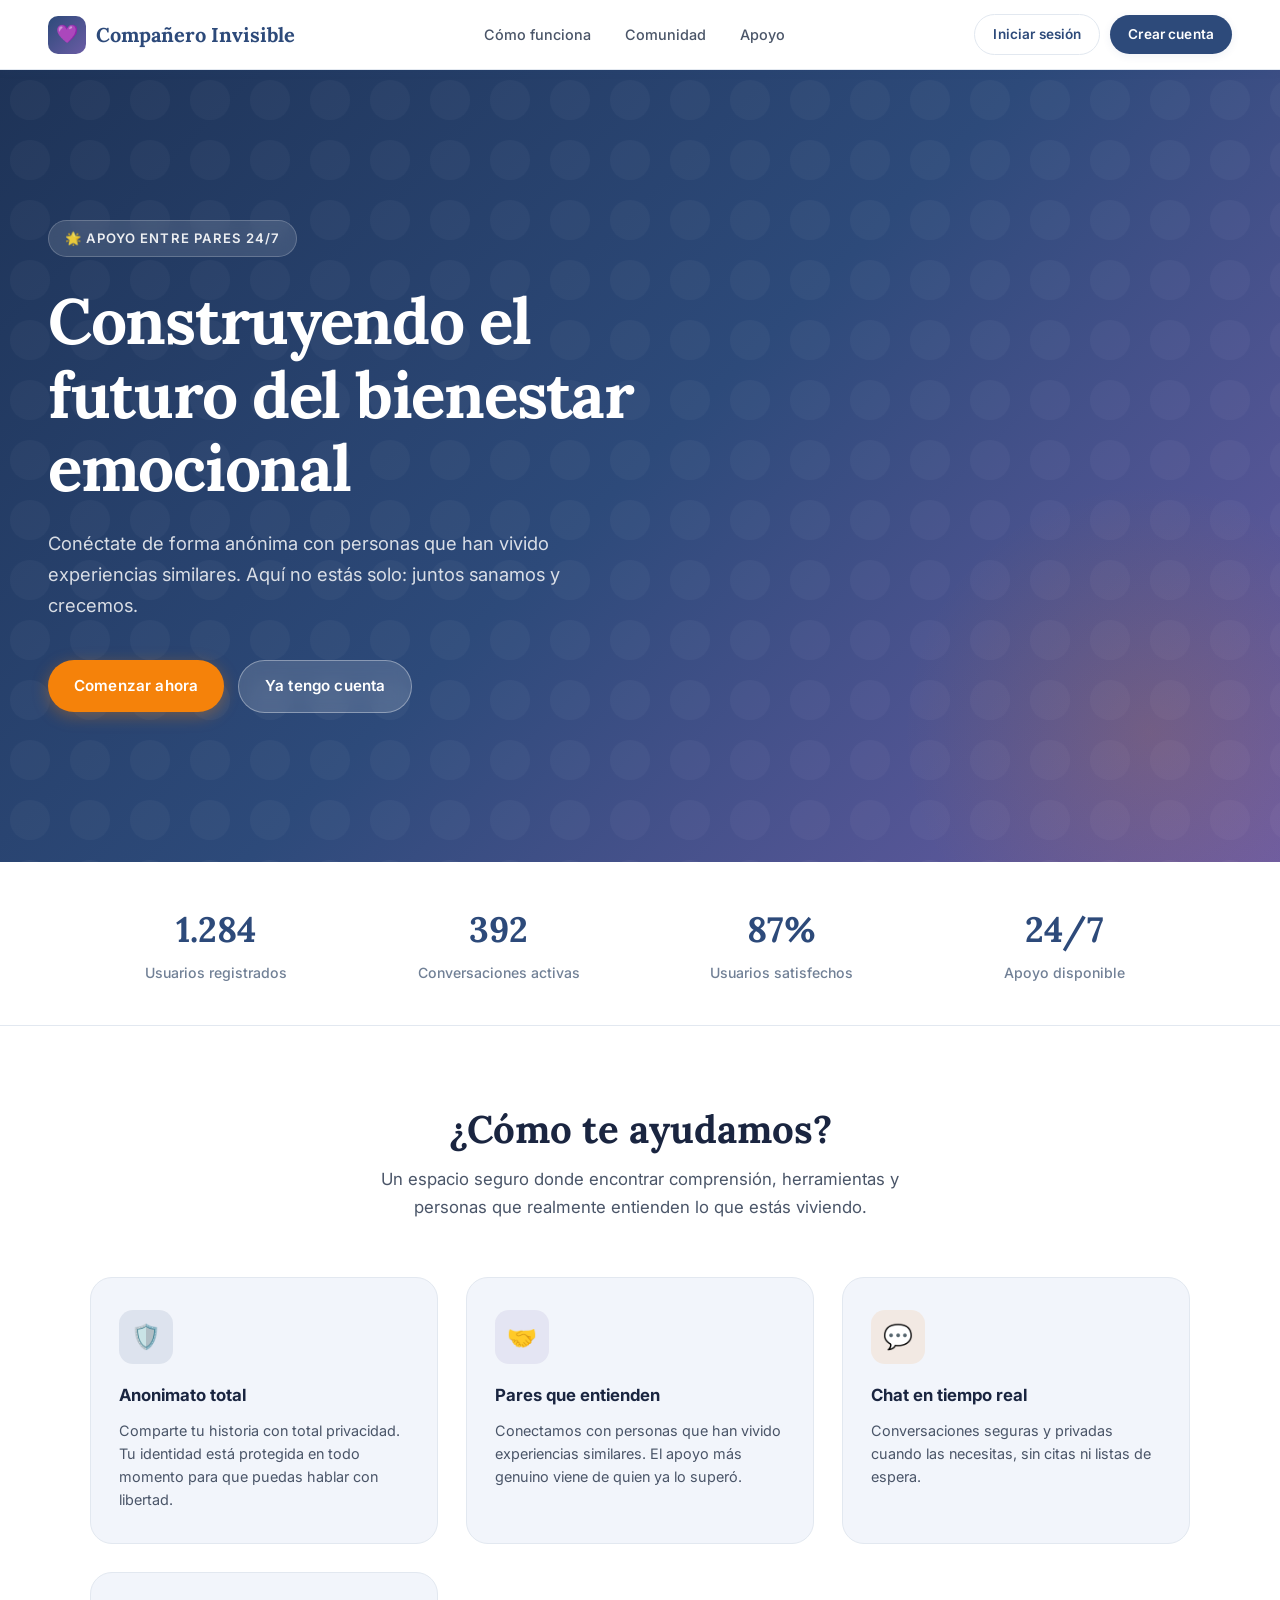
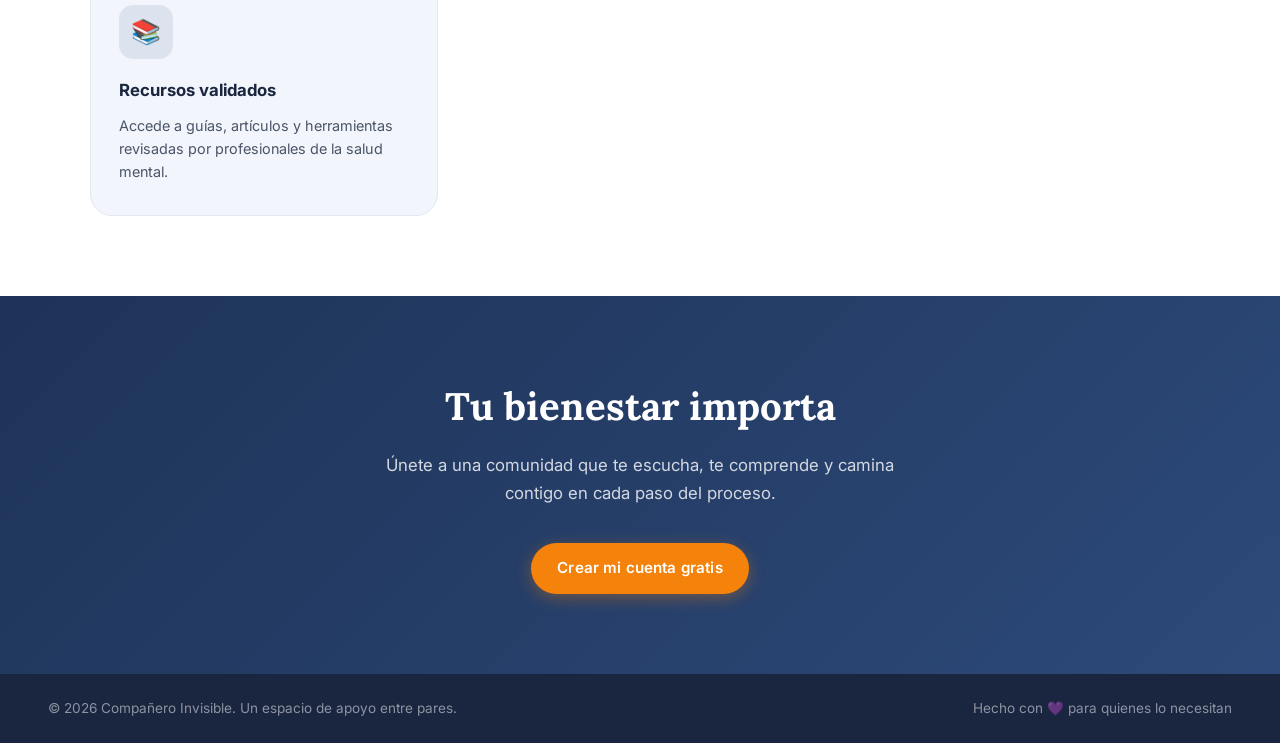
<file: index.html>
<!DOCTYPE html>
<html lang="es">
<head>
<meta charset="UTF-8">
<meta name="viewport" content="width=device-width, initial-scale=1.0">
<title>Compañero Invisible — Apoyo emocional entre pares</title>
<link rel="stylesheet" href="css/style.css">
</head>
<body>

<!-- NAVIGATION -->
<nav class="navbar">
  <a href="index.html" class="navbar-brand">
    <div class="brand-icon">💜</div>
    Compañero Invisible
  </a>
  <div class="navbar-links">
    <a href="#como-funciona">Cómo funciona</a>
    <a href="#comunidad">Comunidad</a>
    <a href="#apoyo">Apoyo</a>
  </div>
  <div class="navbar-actions">
    <a href="login.html" class="btn btn-outline btn-sm">Iniciar sesión</a>
    <a href="register.html" class="btn btn-navy btn-sm">Crear cuenta</a>
  </div>
</nav>

<!-- HERO -->
<section class="hero">
  <div class="hero-content">
    <span class="hero-eyebrow">🌟 Apoyo entre pares 24/7</span>
    <h1>Construyendo el futuro del bienestar emocional</h1>
    <p>
      Conéctate de forma anónima con personas que han vivido experiencias similares.
      Aquí no estás solo: juntos sanamos y crecemos.
    </p>
    <div class="hero-buttons">
      <a href="register.html" class="btn btn-primary">Comenzar ahora</a>
      <a href="login.html" class="btn btn-secondary">Ya tengo cuenta</a>
    </div>
  </div>
</section>

<!-- STATS STRIP -->
<section style="background: white; padding: 40px 48px; border-bottom: 1px solid #E2E8F0;">
  <div style="max-width:1100px; margin:0 auto; display:grid; grid-template-columns:repeat(4,1fr); gap:32px; text-align:center;">
    <div>
      <div style="font-family:'Lora',serif; font-size:2.2rem; font-weight:700; color:#2D4A7A;">1.284</div>
      <div style="font-size:0.88rem; color:#718096; font-weight:500; margin-top:4px;">Usuarios registrados</div>
    </div>
    <div>
      <div style="font-family:'Lora',serif; font-size:2.2rem; font-weight:700; color:#2D4A7A;">392</div>
      <div style="font-size:0.88rem; color:#718096; font-weight:500; margin-top:4px;">Conversaciones activas</div>
    </div>
    <div>
      <div style="font-family:'Lora',serif; font-size:2.2rem; font-weight:700; color:#2D4A7A;">87%</div>
      <div style="font-size:0.88rem; color:#718096; font-weight:500; margin-top:4px;">Usuarios satisfechos</div>
    </div>
    <div>
      <div style="font-family:'Lora',serif; font-size:2.2rem; font-weight:700; color:#2D4A7A;">24/7</div>
      <div style="font-size:0.88rem; color:#718096; font-weight:500; margin-top:4px;">Apoyo disponible</div>
    </div>
  </div>
</section>

<!-- FEATURES -->
<section class="features-section" id="como-funciona">
  <div class="features-header">
    <h2>¿Cómo te ayudamos?</h2>
    <p>Un espacio seguro donde encontrar comprensión, herramientas y personas que realmente entienden lo que estás viviendo.</p>
  </div>
  <div class="features-grid">
    <div class="feature-card">
      <div class="feature-icon feature-icon-navy">🛡️</div>
      <h3>Anonimato total</h3>
      <p>Comparte tu historia con total privacidad. Tu identidad está protegida en todo momento para que puedas hablar con libertad.</p>
    </div>
    <div class="feature-card">
      <div class="feature-icon feature-icon-lavender">🤝</div>
      <h3>Pares que entienden</h3>
      <p>Conectamos con personas que han vivido experiencias similares. El apoyo más genuino viene de quien ya lo superó.</p>
    </div>
    <div class="feature-card">
      <div class="feature-icon feature-icon-orange">💬</div>
      <h3>Chat en tiempo real</h3>
      <p>Conversaciones seguras y privadas cuando las necesitas, sin citas ni listas de espera.</p>
    </div>
    <div class="feature-card">
      <div class="feature-icon feature-icon-navy">📚</div>
      <h3>Recursos validados</h3>
      <p>Accede a guías, artículos y herramientas revisadas por profesionales de la salud mental.</p>
    </div>
  </div>
</section>

<!-- CTA -->
<section class="cta-section">
  <h2>Tu bienestar importa</h2>
  <p>Únete a una comunidad que te escucha, te comprende y camina contigo en cada paso del proceso.</p>
  <a href="register.html" class="btn btn-primary">Crear mi cuenta gratis</a>
</section>

<!-- FOOTER -->
<footer class="site-footer">
  <p>© 2026 Compañero Invisible. Un espacio de apoyo entre pares.</p>
  <p>Hecho con 💜 para quienes lo necesitan</p>
</footer>

</body>
</html>
</file>
<file: css/style.css>
/* =============================================
   COMPAÑERO INVISIBLE — Global Styles
   Paleta: Azul profundo #2D4A7A, Lavanda #6B5CA5,
   Naranja cálido #F5820A, Blanco #FFFFFF, Gris claro #F2F5FB
   ============================================= */

@import url('https://fonts.googleapis.com/css2?family=Inter:wght@400;500;600;700;800&family=Lora:wght@600;700&display=swap');

:root {
  --navy: #2D4A7A;
  --navy-dark: #1E3357;
  --lavender: #6B5CA5;
  --lavender-light: #8B7BC5;
  --orange: #F5820A;
  --orange-dark: #D96E00;
  --white: #FFFFFF;
  --bg: #F2F5FB;
  --bg-card: #FFFFFF;
  --text-primary: #1A2540;
  --text-secondary: #4A5568;
  --text-muted: #718096;
  --border: #E2E8F0;
  --shadow-sm: 0 2px 8px rgba(45,74,122,0.08);
  --shadow-md: 0 6px 24px rgba(45,74,122,0.12);
  --shadow-lg: 0 16px 48px rgba(45,74,122,0.16);
  --radius-sm: 8px;
  --radius-md: 14px;
  --radius-lg: 22px;
  --radius-xl: 32px;
  --font-display: 'Lora', Georgia, serif;
  --font-body: 'Inter', system-ui, sans-serif;
}

* {
  margin: 0;
  padding: 0;
  box-sizing: border-box;
}

html { scroll-behavior: smooth; }

body {
  font-family: var(--font-body);
  background: var(--bg);
  color: var(--text-primary);
  line-height: 1.6;
  -webkit-font-smoothing: antialiased;
}

/* ─── NAVIGATION ─── */
.navbar {
  background: var(--white);
  border-bottom: 1px solid var(--border);
  padding: 0 48px;
  height: 70px;
  display: flex;
  align-items: center;
  justify-content: space-between;
  position: sticky;
  top: 0;
  z-index: 100;
  box-shadow: var(--shadow-sm);
}

.navbar-brand {
  display: flex;
  align-items: center;
  gap: 10px;
  text-decoration: none;
  font-family: var(--font-display);
  font-size: 1.25rem;
  font-weight: 700;
  color: var(--navy);
}

.navbar-brand .brand-icon {
  width: 38px;
  height: 38px;
  background: linear-gradient(135deg, var(--navy), var(--lavender));
  border-radius: 10px;
  display: flex;
  align-items: center;
  justify-content: center;
  font-size: 18px;
}

.navbar-links {
  display: flex;
  align-items: center;
  gap: 6px;
}

.navbar-links a {
  text-decoration: none;
  color: var(--text-secondary);
  font-size: 0.9rem;
  font-weight: 500;
  padding: 8px 14px;
  border-radius: var(--radius-sm);
  transition: all .2s;
}

.navbar-links a:hover,
.navbar-links a.active {
  color: var(--navy);
  background: var(--bg);
}

.navbar-actions {
  display: flex;
  align-items: center;
  gap: 10px;
}

/* ─── HERO SECTION ─── */
.hero {
  background: linear-gradient(135deg, var(--navy-dark) 0%, var(--navy) 50%, var(--lavender) 100%);
  min-height: 88vh;
  display: flex;
  align-items: center;
  position: relative;
  overflow: hidden;
  padding: 80px 48px;
}

.hero::before {
  content: '';
  position: absolute;
  inset: 0;
  background: url("data:image/svg+xml,%3Csvg width='60' height='60' viewBox='0 0 60 60' xmlns='http://www.w3.org/2000/svg'%3E%3Cg fill='none' fill-rule='evenodd'%3E%3Cg fill='%23ffffff' fill-opacity='0.03'%3E%3Ccircle cx='30' cy='30' r='20'/%3E%3C/g%3E%3C/g%3E%3C/svg%3E");
}

.hero::after {
  content: '';
  position: absolute;
  bottom: -120px;
  right: -120px;
  width: 500px;
  height: 500px;
  background: radial-gradient(circle, rgba(245,130,10,0.15) 0%, transparent 70%);
  border-radius: 50%;
}

.hero-content {
  position: relative;
  z-index: 2;
  max-width: 680px;
}

.hero-eyebrow {
  display: inline-flex;
  align-items: center;
  gap: 8px;
  background: rgba(255,255,255,0.12);
  backdrop-filter: blur(8px);
  color: rgba(255,255,255,0.9);
  font-size: 0.82rem;
  font-weight: 600;
  letter-spacing: 0.08em;
  text-transform: uppercase;
  padding: 7px 16px;
  border-radius: 50px;
  margin-bottom: 28px;
  border: 1px solid rgba(255,255,255,0.2);
}

.hero h1 {
  font-family: var(--font-display);
  font-size: clamp(2.4rem, 5vw, 4rem);
  font-weight: 700;
  color: var(--white);
  line-height: 1.15;
  margin-bottom: 22px;
  letter-spacing: -0.02em;
}

.hero p {
  font-size: 1.15rem;
  color: rgba(255,255,255,0.82);
  margin-bottom: 38px;
  max-width: 540px;
  line-height: 1.7;
}

.hero-buttons {
  display: flex;
  gap: 14px;
  flex-wrap: wrap;
}

/* ─── BUTTONS ─── */
.btn {
  display: inline-flex;
  align-items: center;
  justify-content: center;
  gap: 8px;
  padding: 13px 26px;
  border: none;
  border-radius: 50px;
  cursor: pointer;
  font-family: var(--font-body);
  font-size: 0.95rem;
  font-weight: 600;
  text-decoration: none;
  transition: all .22s ease;
  letter-spacing: 0.01em;
  white-space: nowrap;
}

.btn-primary {
  background: var(--orange);
  color: var(--white);
  box-shadow: 0 4px 16px rgba(245,130,10,0.35);
}

.btn-primary:hover {
  background: var(--orange-dark);
  transform: translateY(-2px);
  box-shadow: 0 8px 24px rgba(245,130,10,0.45);
}

.btn-secondary {
  background: rgba(255,255,255,0.15);
  color: var(--white);
  border: 1.5px solid rgba(255,255,255,0.35);
  backdrop-filter: blur(8px);
}

.btn-secondary:hover {
  background: rgba(255,255,255,0.25);
  transform: translateY(-2px);
}

.btn-navy {
  background: var(--navy);
  color: var(--white);
  box-shadow: var(--shadow-sm);
}

.btn-navy:hover {
  background: var(--navy-dark);
  transform: translateY(-2px);
  box-shadow: var(--shadow-md);
}

.btn-outline {
  background: transparent;
  color: var(--navy);
  border: 1.5px solid var(--border);
}

.btn-outline:hover {
  background: var(--bg);
  border-color: var(--navy);
}

.btn-success {
  background: #0D9F6B;
  color: var(--white);
  box-shadow: 0 4px 14px rgba(13,159,107,0.3);
}

.btn-success:hover {
  background: #0A8559;
  transform: translateY(-2px);
}

.btn-sm {
  padding: 9px 18px;
  font-size: 0.85rem;
}

/* ─── SIDEBAR ─── */
.layout {
  display: flex;
  min-height: 100vh;
}

.sidebar {
  position: fixed;
  left: 0;
  top: 0;
  width: 260px;
  height: 100%;
  background: var(--navy-dark);
  padding: 28px 20px;
  display: flex;
  flex-direction: column;
  z-index: 50;
}

.sidebar-brand {
  display: flex;
  align-items: center;
  gap: 10px;
  padding: 0 8px 28px;
  border-bottom: 1px solid rgba(255,255,255,0.1);
  margin-bottom: 24px;
  text-decoration: none;
}

.sidebar-brand .brand-icon {
  width: 36px;
  height: 36px;
  background: linear-gradient(135deg, var(--lavender), var(--orange));
  border-radius: 9px;
  display: flex;
  align-items: center;
  justify-content: center;
  font-size: 17px;
  flex-shrink: 0;
}

.sidebar-brand span {
  font-family: var(--font-display);
  font-size: 1rem;
  font-weight: 700;
  color: var(--white);
  line-height: 1.2;
}

.sidebar-section-label {
  font-size: 0.7rem;
  font-weight: 700;
  letter-spacing: 0.1em;
  text-transform: uppercase;
  color: rgba(255,255,255,0.35);
  padding: 0 12px;
  margin-bottom: 8px;
  margin-top: 16px;
}

.sidebar a {
  display: flex;
  align-items: center;
  gap: 12px;
  color: rgba(255,255,255,0.7);
  padding: 11px 14px;
  margin-bottom: 3px;
  border-radius: var(--radius-sm);
  text-decoration: none;
  font-size: 0.9rem;
  font-weight: 500;
  transition: all .2s;
}

.sidebar a:hover,
.sidebar a.active {
  background: rgba(255,255,255,0.1);
  color: var(--white);
}

.sidebar a.active {
  background: linear-gradient(90deg, rgba(107,92,165,0.4), rgba(107,92,165,0.15));
  color: var(--white);
  border-left: 3px solid var(--lavender-light);
}

.sidebar-icon {
  width: 20px;
  text-align: center;
  font-size: 16px;
}

.sidebar-footer {
  margin-top: auto;
  padding-top: 20px;
  border-top: 1px solid rgba(255,255,255,0.1);
}

/* ─── MAIN CONTENT ─── */
.main {
  margin-left: 260px;
  padding: 32px 40px;
  flex: 1;
}

.page-header {
  margin-bottom: 30px;
}

.page-header h1 {
  font-family: var(--font-display);
  font-size: 1.9rem;
  font-weight: 700;
  color: var(--text-primary);
  margin-bottom: 6px;
}

.page-header p {
  color: var(--text-muted);
  font-size: 1rem;
}

/* ─── HERO CARD (dashboard) ─── */
.hero-card {
  background: linear-gradient(135deg, var(--navy) 0%, var(--lavender) 100%);
  color: var(--white);
  padding: 44px 48px;
  border-radius: var(--radius-lg);
  margin-bottom: 28px;
  position: relative;
  overflow: hidden;
}

.hero-card::after {
  content: '';
  position: absolute;
  right: -60px;
  top: -60px;
  width: 280px;
  height: 280px;
  background: rgba(255,255,255,0.05);
  border-radius: 50%;
}

.hero-card::before {
  content: '';
  position: absolute;
  right: 40px;
  bottom: -80px;
  width: 200px;
  height: 200px;
  background: rgba(245,130,10,0.15);
  border-radius: 50%;
}

.hero-card h1 {
  font-family: var(--font-display);
  font-size: 2rem;
  font-weight: 700;
  margin-bottom: 12px;
  position: relative;
  z-index: 1;
  line-height: 1.25;
}

.hero-card p {
  font-size: 1rem;
  color: rgba(255,255,255,0.85);
  max-width: 520px;
  position: relative;
  z-index: 1;
  line-height: 1.65;
}

/* ─── STATS ─── */
.stats {
  display: grid;
  grid-template-columns: repeat(auto-fit, minmax(200px, 1fr));
  gap: 18px;
  margin-bottom: 28px;
}

.stat-card {
  background: var(--bg-card);
  padding: 26px 24px;
  border-radius: var(--radius-md);
  box-shadow: var(--shadow-sm);
  border: 1px solid var(--border);
  text-align: center;
  transition: transform .2s, box-shadow .2s;
}

.stat-card:hover {
  transform: translateY(-3px);
  box-shadow: var(--shadow-md);
}

.stat-card .stat-number {
  font-family: var(--font-display);
  font-size: 2.2rem;
  font-weight: 700;
  color: var(--navy);
  display: block;
  margin-bottom: 6px;
}

.stat-card .stat-icon {
  font-size: 1.5rem;
  margin-bottom: 10px;
  display: block;
}

.stat-card p {
  color: var(--text-muted);
  font-size: 0.88rem;
  font-weight: 500;
  text-transform: uppercase;
  letter-spacing: 0.05em;
}

/* ─── CARDS ─── */
.card {
  background: var(--bg-card);
  padding: 28px;
  border-radius: var(--radius-md);
  box-shadow: var(--shadow-sm);
  border: 1px solid var(--border);
}

.card h2 {
  font-family: var(--font-display);
  font-size: 1.3rem;
  color: var(--text-primary);
  margin-bottom: 18px;
}

.card h3 {
  font-size: 1.05rem;
  font-weight: 700;
  color: var(--navy);
  margin-bottom: 8px;
}

.cards {
  display: grid;
  grid-template-columns: repeat(auto-fit, minmax(240px, 1fr));
  gap: 18px;
  margin-bottom: 28px;
}

.user-card {
  background: var(--bg-card);
  padding: 24px;
  border-radius: var(--radius-md);
  box-shadow: var(--shadow-sm);
  border: 1px solid var(--border);
  transition: transform .2s, box-shadow .2s;
}

.user-card:hover {
  transform: translateY(-4px);
  box-shadow: var(--shadow-md);
}

.user-card-avatar {
  width: 48px;
  height: 48px;
  border-radius: 50%;
  background: linear-gradient(135deg, var(--navy), var(--lavender));
  display: flex;
  align-items: center;
  justify-content: center;
  font-size: 22px;
  margin-bottom: 14px;
}

.user-card h3 {
  font-size: 1.05rem;
  font-weight: 700;
  color: var(--text-primary);
  margin-bottom: 6px;
}

.user-card p {
  color: var(--text-secondary);
  font-size: 0.88rem;
  margin-bottom: 16px;
  line-height: 1.5;
}

/* ─── FORM ELEMENTS ─── */
.form-group {
  margin-bottom: 18px;
}

.form-label {
  display: block;
  font-size: 0.875rem;
  font-weight: 600;
  color: var(--text-primary);
  margin-bottom: 7px;
}

input[type="text"],
input[type="email"],
input[type="password"],
textarea,
select {
  width: 100%;
  padding: 12px 16px;
  border: 1.5px solid var(--border);
  border-radius: var(--radius-sm);
  font-family: var(--font-body);
  font-size: 0.95rem;
  color: var(--text-primary);
  background: var(--white);
  transition: border-color .2s, box-shadow .2s;
  outline: none;
  appearance: none;
}

input:focus, textarea:focus, select:focus {
  border-color: var(--navy);
  box-shadow: 0 0 0 3px rgba(45,74,122,0.1);
}

textarea {
  height: 130px;
  resize: vertical;
}

select {
  background-image: url("data:image/svg+xml,%3Csvg xmlns='http://www.w3.org/2000/svg' width='16' height='16' viewBox='0 0 24 24' fill='none' stroke='%234A5568' stroke-width='2'%3E%3Cpolyline points='6 9 12 15 18 9'%3E%3C/polyline%3E%3C/svg%3E");
  background-repeat: no-repeat;
  background-position: right 12px center;
  padding-right: 40px;
  cursor: pointer;
}

/* ─── BADGES ─── */
.badge {
  display: inline-flex;
  align-items: center;
  padding: 5px 12px;
  border-radius: 50px;
  font-size: 0.78rem;
  font-weight: 600;
  letter-spacing: 0.02em;
}

.badge-purple { background: #EDE9FF; color: #5B35CC; }
.badge-blue   { background: #DBEAFE; color: #1D4ED8; }
.badge-green  { background: #D1FAE5; color: #065F46; }
.badge-orange { background: #FEF3C7; color: #92400E; }
.badge-navy   { background: #DBEAFE; color: var(--navy); }

/* ─── CHAT ─── */
.chat-box {
  background: var(--bg);
  padding: 20px;
  border-radius: var(--radius-md);
  min-height: 300px;
  max-height: 380px;
  overflow-y: auto;
  border: 1px solid var(--border);
}

.message {
  padding: 12px 16px;
  border-radius: var(--radius-md);
  margin-bottom: 12px;
  max-width: 72%;
  font-size: 0.9rem;
  line-height: 1.55;
}

.message strong {
  display: block;
  font-size: 0.78rem;
  font-weight: 700;
  margin-bottom: 4px;
  opacity: 0.75;
}

.message.other {
  background: var(--white);
  border: 1px solid var(--border);
  color: var(--text-primary);
  border-bottom-left-radius: 4px;
}

.message.user {
  background: linear-gradient(135deg, var(--navy), var(--lavender));
  color: var(--white);
  margin-left: auto;
  border-bottom-right-radius: 4px;
}

.message.user strong { color: rgba(255,255,255,0.7); }

.chat-input {
  display: flex;
  gap: 10px;
  margin-top: 14px;
}

.chat-input input { flex: 1; }

/* ─── AUTH PAGES ─── */
.auth-layout {
  min-height: 100vh;
  display: grid;
  grid-template-columns: 1fr 1fr;
}

.auth-left {
  background: linear-gradient(145deg, var(--navy-dark), var(--lavender));
  padding: 60px;
  display: flex;
  flex-direction: column;
  justify-content: space-between;
  position: relative;
  overflow: hidden;
}

.auth-left::before {
  content: '';
  position: absolute;
  bottom: -100px;
  left: -100px;
  width: 400px;
  height: 400px;
  background: rgba(245,130,10,0.12);
  border-radius: 50%;
}

.auth-brand {
  display: flex;
  align-items: center;
  gap: 12px;
  text-decoration: none;
}

.auth-brand .brand-icon {
  width: 44px;
  height: 44px;
  background: rgba(255,255,255,0.15);
  border-radius: 12px;
  display: flex;
  align-items: center;
  justify-content: center;
  font-size: 22px;
  border: 1px solid rgba(255,255,255,0.2);
}

.auth-brand span {
  font-family: var(--font-display);
  font-size: 1.2rem;
  color: var(--white);
  font-weight: 700;
}

.auth-hero-text h2 {
  font-family: var(--font-display);
  font-size: 2.4rem;
  color: var(--white);
  font-weight: 700;
  line-height: 1.2;
  margin-bottom: 16px;
}

.auth-hero-text p {
  color: rgba(255,255,255,0.78);
  font-size: 1.05rem;
  line-height: 1.65;
}

.auth-features {
  display: flex;
  flex-direction: column;
  gap: 14px;
}

.auth-feature {
  display: flex;
  align-items: center;
  gap: 12px;
  color: rgba(255,255,255,0.85);
  font-size: 0.9rem;
  font-weight: 500;
}

.auth-feature-icon {
  width: 34px;
  height: 34px;
  background: rgba(255,255,255,0.12);
  border-radius: 8px;
  display: flex;
  align-items: center;
  justify-content: center;
  flex-shrink: 0;
}

.auth-right {
  background: var(--white);
  padding: 60px 70px;
  display: flex;
  flex-direction: column;
  justify-content: center;
}

.auth-right h1 {
  font-family: var(--font-display);
  font-size: 2rem;
  font-weight: 700;
  color: var(--text-primary);
  margin-bottom: 8px;
}

.auth-right .auth-subtitle {
  color: var(--text-muted);
  font-size: 1rem;
  margin-bottom: 36px;
}

.auth-divider {
  text-align: center;
  color: var(--text-muted);
  font-size: 0.88rem;
  margin: 20px 0;
  position: relative;
}

.auth-divider::before,
.auth-divider::after {
  content: '';
  position: absolute;
  top: 50%;
  width: 42%;
  height: 1px;
  background: var(--border);
}

.auth-divider::before { left: 0; }
.auth-divider::after { right: 0; }

.auth-footer-text {
  text-align: center;
  font-size: 0.9rem;
  color: var(--text-muted);
  margin-top: 22px;
}

.auth-footer-text a {
  color: var(--navy);
  font-weight: 600;
  text-decoration: none;
}

.auth-footer-text a:hover { text-decoration: underline; }

/* ─── PROFILE PAGE ─── */
.profile-header {
  background: linear-gradient(135deg, var(--navy), var(--lavender));
  padding: 40px 48px;
  border-radius: var(--radius-lg);
  display: flex;
  align-items: center;
  gap: 28px;
  margin-bottom: 28px;
  position: relative;
  overflow: hidden;
}

.profile-header::after {
  content: '';
  position: absolute;
  right: -50px;
  top: -50px;
  width: 220px;
  height: 220px;
  background: rgba(255,255,255,0.05);
  border-radius: 50%;
}

.profile-avatar {
  width: 90px;
  height: 90px;
  border-radius: 50%;
  background: rgba(255,255,255,0.2);
  border: 3px solid rgba(255,255,255,0.4);
  display: flex;
  align-items: center;
  justify-content: center;
  font-size: 38px;
  flex-shrink: 0;
  position: relative;
  z-index: 1;
}

.profile-info {
  position: relative;
  z-index: 1;
}

.profile-info h2 {
  font-family: var(--font-display);
  font-size: 1.6rem;
  font-weight: 700;
  color: var(--white);
  margin-bottom: 4px;
}

.profile-info p {
  color: rgba(255,255,255,0.8);
  font-size: 0.95rem;
}

/* ─── SECTION SPACING ─── */
.section { margin-bottom: 28px; }

.section-title {
  font-family: var(--font-display);
  font-size: 1.2rem;
  font-weight: 700;
  color: var(--text-primary);
  margin-bottom: 16px;
  display: flex;
  align-items: center;
  gap: 8px;
}

/* ─── LANDING PAGE FEATURES ─── */
.features-section {
  padding: 80px 48px;
  background: var(--white);
}

.features-header {
  text-align: center;
  max-width: 580px;
  margin: 0 auto 56px;
}

.features-header h2 {
  font-family: var(--font-display);
  font-size: 2.4rem;
  font-weight: 700;
  color: var(--text-primary);
  margin-bottom: 14px;
  line-height: 1.2;
}

.features-header p {
  color: var(--text-secondary);
  font-size: 1.05rem;
  line-height: 1.65;
}

.features-grid {
  display: grid;
  grid-template-columns: repeat(auto-fit, minmax(260px, 1fr));
  gap: 28px;
  max-width: 1100px;
  margin: 0 auto;
}

.feature-card {
  padding: 32px 28px;
  border-radius: var(--radius-lg);
  background: var(--bg);
  border: 1px solid var(--border);
  transition: transform .2s, box-shadow .2s;
}

.feature-card:hover {
  transform: translateY(-5px);
  box-shadow: var(--shadow-md);
}

.feature-icon {
  width: 54px;
  height: 54px;
  border-radius: var(--radius-md);
  display: flex;
  align-items: center;
  justify-content: center;
  font-size: 24px;
  margin-bottom: 18px;
}

.feature-icon-navy  { background: rgba(45,74,122,0.1); }
.feature-icon-lavender { background: rgba(107,92,165,0.1); }
.feature-icon-orange  { background: rgba(245,130,10,0.1); }

.feature-card h3 {
  font-size: 1.05rem;
  font-weight: 700;
  color: var(--text-primary);
  margin-bottom: 10px;
}

.feature-card p {
  color: var(--text-secondary);
  font-size: 0.9rem;
  line-height: 1.6;
}

/* ─── TESTIMONIALS / CTA ─── */
.cta-section {
  background: linear-gradient(135deg, var(--navy-dark), var(--navy));
  padding: 80px 48px;
  text-align: center;
}

.cta-section h2 {
  font-family: var(--font-display);
  font-size: 2.4rem;
  color: var(--white);
  margin-bottom: 14px;
}

.cta-section p {
  color: rgba(255,255,255,0.8);
  font-size: 1.05rem;
  max-width: 520px;
  margin: 0 auto 36px;
  line-height: 1.65;
}

/* ─── FOOTER ─── */
.site-footer {
  background: var(--text-primary);
  padding: 24px 48px;
  display: flex;
  align-items: center;
  justify-content: space-between;
}

.site-footer p {
  color: rgba(255,255,255,0.5);
  font-size: 0.85rem;
}

/* ─── UTILITIES ─── */
.mt-1 { margin-top: 8px; }
.mt-2 { margin-top: 16px; }
.mt-3 { margin-top: 24px; }
.mb-1 { margin-bottom: 8px; }
.mb-2 { margin-bottom: 16px; }
.mb-3 { margin-bottom: 24px; }
.text-muted { color: var(--text-muted); font-size: 0.9rem; }
.text-center { text-align: center; }
.flex-between { display: flex; align-items: center; justify-content: space-between; }
.flex-gap { display: flex; align-items: center; gap: 12px; }

/* ─── SCROLLBAR ─── */
::-webkit-scrollbar { width: 6px; }
::-webkit-scrollbar-track { background: transparent; }
::-webkit-scrollbar-thumb { background: var(--border); border-radius: 3px; }
::-webkit-scrollbar-thumb:hover { background: var(--text-muted); }
</file>
